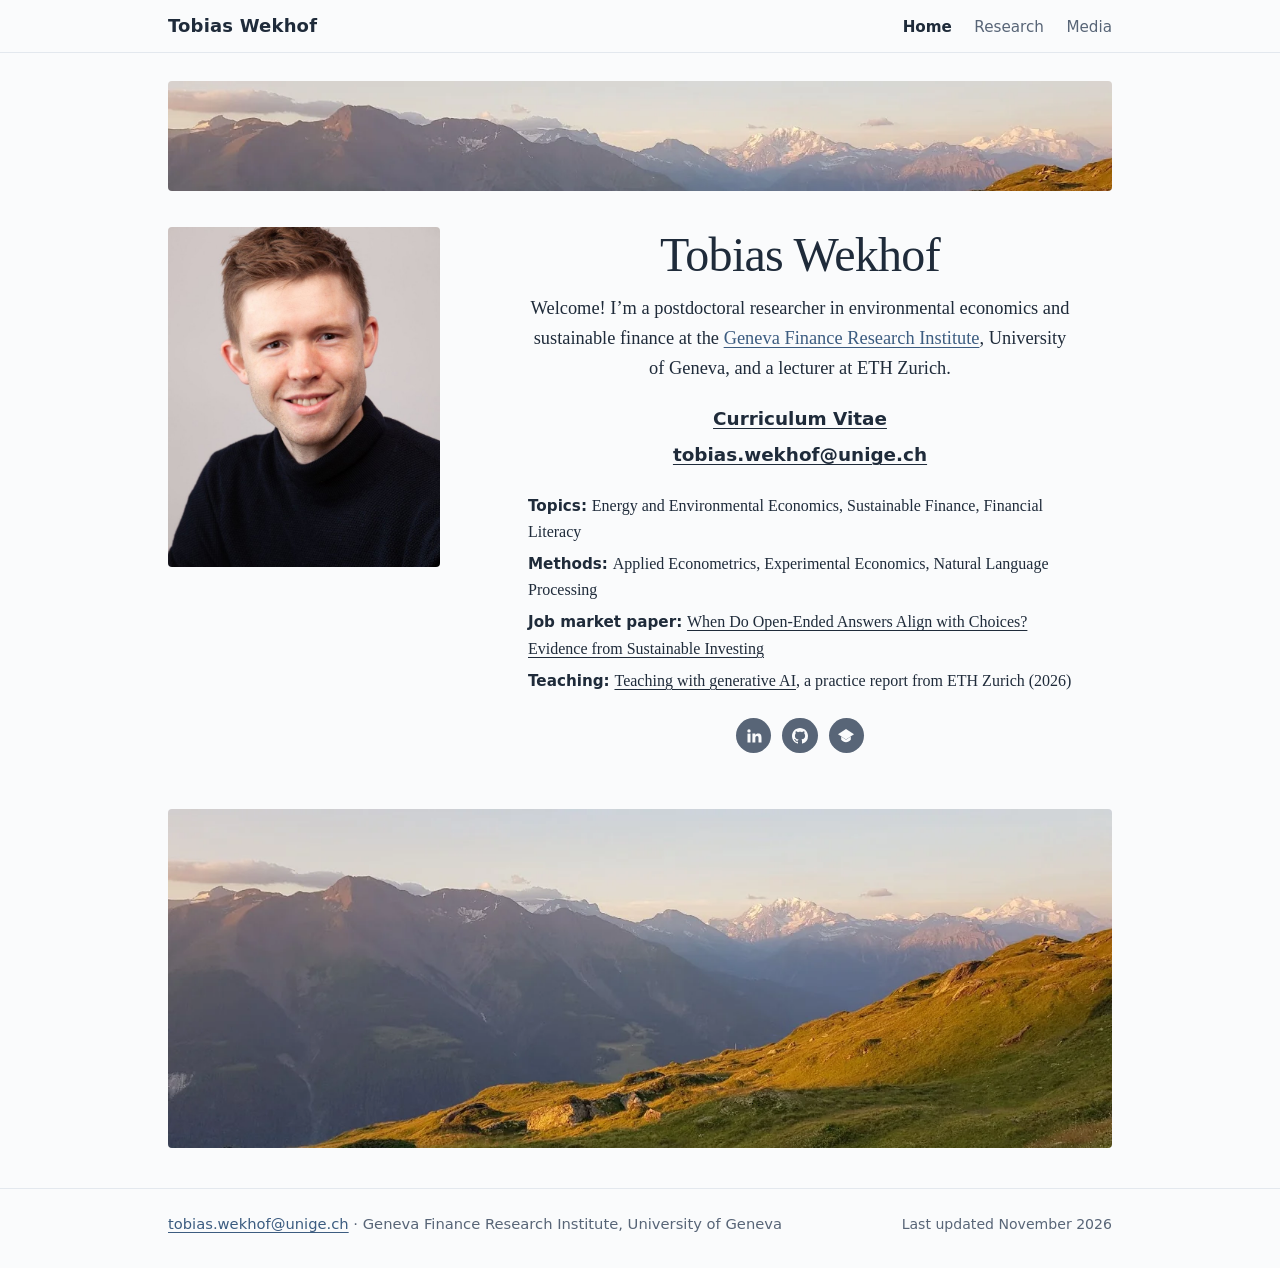
<file: index.html>
<!doctype html>
<html lang="en">
<head>
  <meta charset="utf-8">
  <meta name="viewport" content="width=device-width, initial-scale=1">
  <title>Tobias Wekhof PhD, economist</title>
  <meta name="description" content="Tobias Wekhof is an economist at the Geneva Finance Research Institute, University of Geneva, working on energy and environmental economics, sustainable finance and financial literacy.">
  <link rel="canonical" href="https://www.tobiaswekhof.com/">
  <meta property="og:type" content="website">
  <meta property="og:title" content="Tobias Wekhof PhD, economist">
  <meta property="og:description" content="Energy and environmental economics, sustainable finance and financial literacy. Postdoctoral researcher at the University of Geneva and lecturer at ETH Zurich.">
  <meta property="og:url" content="https://www.tobiaswekhof.com/">
  <meta property="og:image" content="https://www.tobiaswekhof.com/files/photo.jpg">
  <link rel="icon" href="data:image/svg+xml,%3Csvg xmlns='http://www.w3.org/2000/svg' viewBox='0 0 64 64'%3E%3Crect width='64' height='64' rx='14' fill='%234b6a8c'/%3E%3Cpath d='M32 12 L60 24.5 L32 37 L4 24.5 Z' fill='%23f3ddd0'/%3E%3Cpath d='M15 32.5 L32 40 L49 32.5 V42 C49 49.5 15 49.5 15 42 Z' fill='%23f3ddd0'/%3E%3Cpath d='M52 28 V43' stroke='%23f3ddd0' stroke-width='3' stroke-linecap='round'/%3E%3Ccircle cx='52' cy='45.5' r='3.2' fill='%23f3ddd0'/%3E%3C/svg%3E">
  <link rel="stylesheet" href="style.css">
  <script type="application/ld+json">
  {
    "@context": "https://schema.org",
    "@type": "Person",
    "name": "Tobias Wekhof",
    "jobTitle": "Postdoctoral Researcher",
    "affiliation": {"@type": "Organization", "name": "Geneva Finance Research Institute, University of Geneva"},
    "alumniOf": {"@type": "CollegeOrUniversity", "name": "ETH Zurich"},
    "email": "mailto:tobias.wekhof@unige.ch",
    "url": "https://www.tobiaswekhof.com/",
    "image": "https://www.tobiaswekhof.com/files/photo.jpg",
    "sameAs": ["https://scholar.google.com/citations?user=Ic3giwcAAAAJ", "https://github.com/twekhof", "https://www.linkedin.com/in/tobiaswekhof/"]
  }
  </script>
</head>
<body>
  <a class="skip" href="#main">Skip to content</a>

  <header class="nav">
    <div class="wrap nav-inner">
      <a class="brand" href="./">Tobias Wekhof</a>
      <nav aria-label="Main">
        <ul>
          <li><a href="./" aria-current="page">Home</a></li>
          <li><a href="research.html">Research</a></li>
          <li><a href="media.html">Media</a></li>
        </ul>
      </nav>
    </div>
  </header>

  <main id="main">
    <div class="wrap banner">
      <img src="files/panorama.webp" alt="Alpine panorama at sunset" width="1280" height="149">
    </div>

    <section class="welcome wrap" aria-label="About">
      <img class="portrait" src="files/portrait.jpg" alt="Portrait of Tobias Wekhof" width="720" height="900">
      <div class="welcome-text">
        <h1>Tobias Wekhof</h1>
        <p class="hello">Welcome! I’m a postdoctoral researcher in environmental economics and sustainable finance at the <a href="https://www.unige.ch/gfri/">Geneva Finance Research Institute</a>, University of Geneva, and a lecturer at ETH Zurich.</p>
        <p class="key-link"><a href="files/CV_Wekhof.pdf" target="_blank" rel="noopener">Curriculum Vitae</a></p>
        <p class="key-link"><a href="mailto:tobias.wekhof@unige.ch">tobias.wekhof@unige.ch</a></p>
        <dl class="facts">
          <div><dt>Topics</dt><dd>Energy and Environmental Economics, Sustainable Finance, Financial Literacy</dd></div>
          <div><dt>Methods</dt><dd>Applied Econometrics, Experimental Economics, Natural Language Processing</dd></div>
          <div><dt>Job market paper</dt><dd><a href="files/Wekhof_JMP.pdf" target="_blank" rel="noopener">When Do Open-Ended Answers Align with Choices? Evidence from Sustainable Investing</a></dd></div>
          <div><dt>Teaching</dt><dd><a href="files/Wekhof_Teaching_with_GenAI.pdf" target="_blank" rel="noopener">Teaching with generative AI</a>, a practice report from ETH Zurich (2026)</dd></div>
        </dl>
        <ul class="social" aria-label="Profiles">
          <li><a href="https://www.linkedin.com/in/tobiaswekhof/" aria-label="LinkedIn" title="LinkedIn"><svg viewBox="0 0 16 16" aria-hidden="true"><rect x="1.5" y="5.6" width="3" height="8.9"/><circle cx="3" cy="2.9" r="1.7"/><path d="M6.4 5.6h2.9v1.25c.42-.78 1.42-1.45 2.85-1.45 2.97 0 3.35 1.95 3.35 4.4v4.7h-3V10.4c0-1.06-.03-2.38-1.47-2.38-1.47 0-1.68 1.13-1.68 2.3v4.18h-2.95z"/></svg></a></li>
          <li><a href="https://github.com/twekhof" aria-label="GitHub" title="GitHub"><svg viewBox="0 0 16 16" aria-hidden="true"><path d="M8 0C3.58 0 0 3.58 0 8c0 3.54 2.29 6.53 5.47 7.59.4.07.55-.17.55-.38 0-.19-.01-.82-.01-1.49-2.01.37-2.53-.49-2.69-.94-.09-.23-.48-.94-.82-1.13-.28-.15-.68-.52-.01-.53.63-.01 1.08.58 1.23.82.72 1.21 1.87.87 2.33.66.07-.52.28-.87.51-1.07-1.78-.2-3.64-.89-3.64-3.95 0-.87.31-1.59.82-2.15-.08-.2-.36-1.02.08-2.12 0 0 .67-.21 2.2.82.64-.18 1.32-.27 2-.27.68 0 1.36.09 2 .27 1.53-1.04 2.2-.82 2.2-.82.44 1.1.16 1.92.08 2.12.51.56.82 1.27.82 2.15 0 3.07-1.87 3.75-3.65 3.95.29.25.54.73.54 1.48 0 1.07-.01 1.93-.01 2.2 0 .21.15.46.55.38A8.01 8.01 0 0 0 16 8c0-4.42-3.58-8-8-8z"/></svg></a></li>
          <li><a href="https://scholar.google.com/citations?user=Ic3giwcAAAAJ" aria-label="Google Scholar" title="Google Scholar"><svg viewBox="0 0 16 16" aria-hidden="true"><path d="M8 1 0 6.2l8 5.2 8-5.2z"/><path d="M3.2 8.6v3.1C4.5 13.2 6.2 14.2 8 14.2s3.5-1 4.8-2.5V8.6L8 11.7z"/></svg></a></li>
        </ul>
      </div>
    </section>
  </main>

  <div class="wrap scenery">
    <img src="files/mountains.webp" alt="" width="1280" height="460" loading="lazy">
  </div>

  <footer class="footer">
    <div class="wrap footer-inner">
      <p><a href="mailto:tobias.wekhof@unige.ch">tobias.wekhof@unige.ch</a> · Geneva Finance Research Institute, University of Geneva</p>
      <p class="updated">Last updated November 2026</p>
    </div>
  </footer>
</body>
</html>
</file>
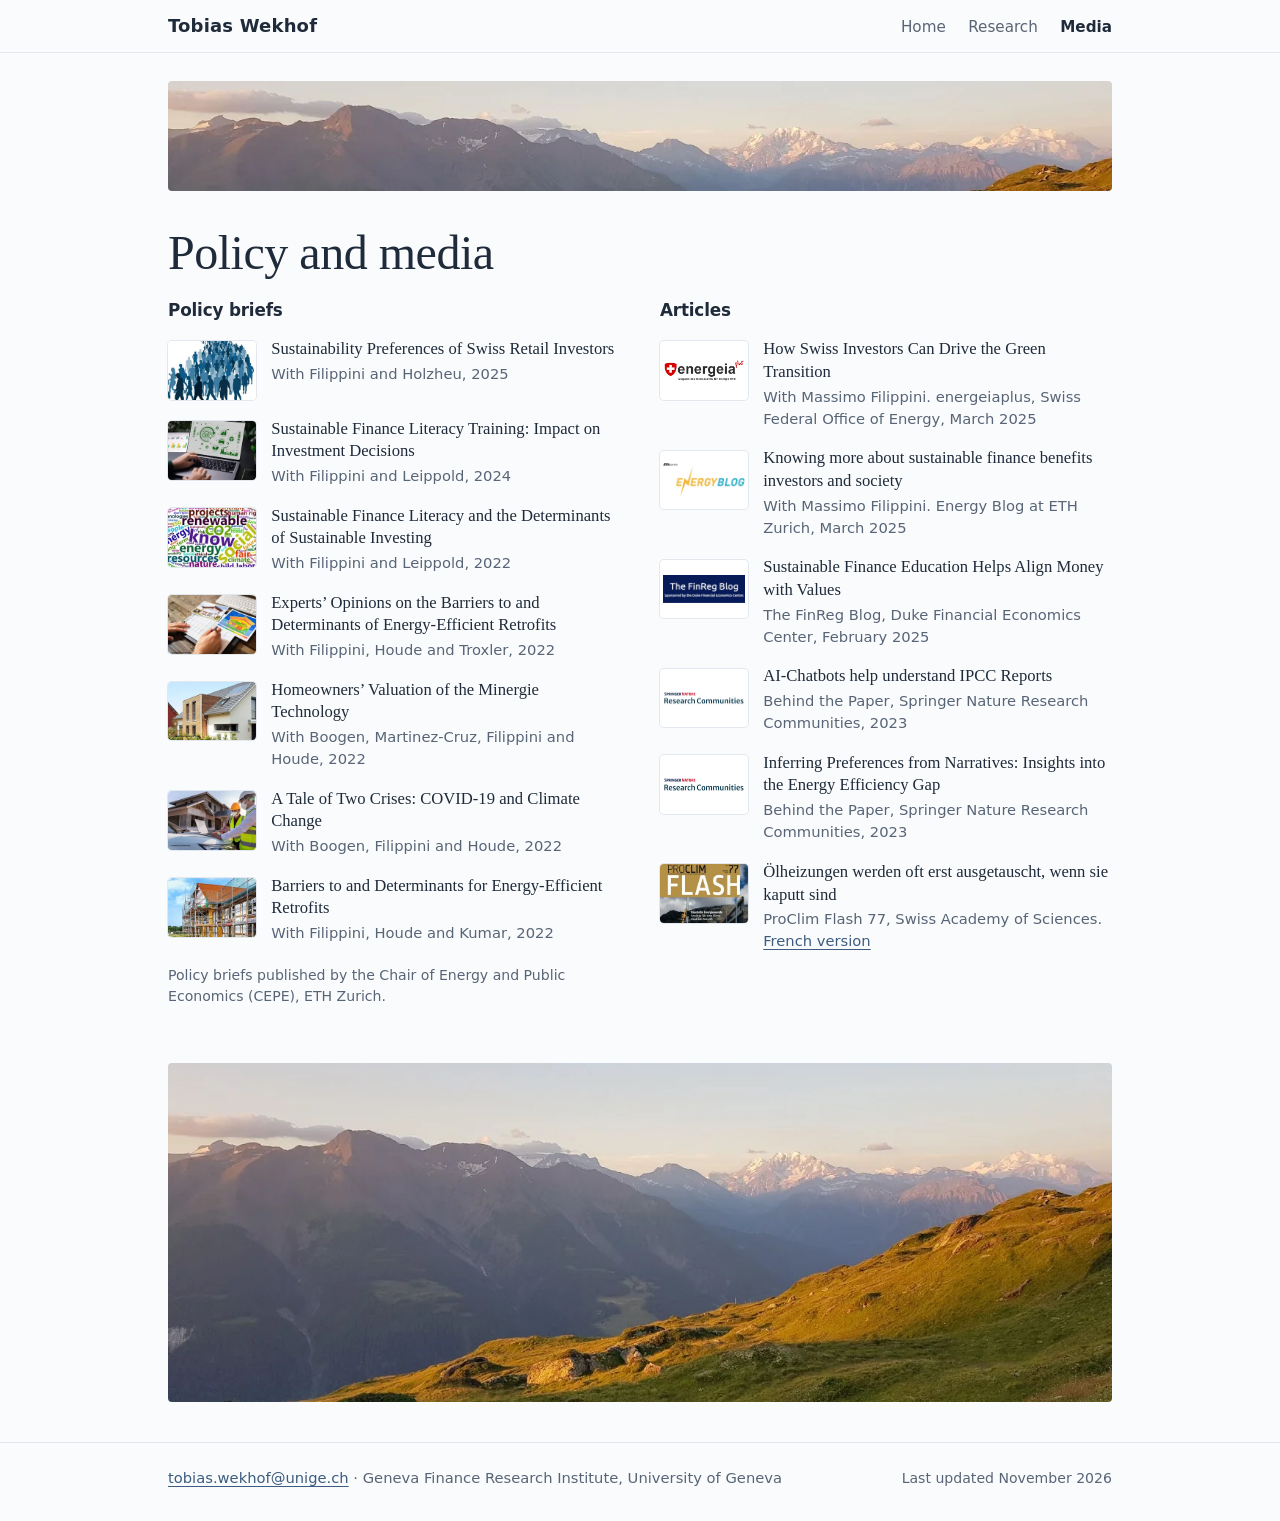
<file: media.html>
<!doctype html>
<html lang="en">
<head>
  <meta charset="utf-8">
  <meta name="viewport" content="width=device-width, initial-scale=1">
  <title>Policy and media · Tobias Wekhof</title>
  <meta name="description" content="Policy briefs and articles by Tobias Wekhof on sustainable finance, financial literacy and energy-efficient renovations.">
  <link rel="canonical" href="https://www.tobiaswekhof.com/media.html">
  <link rel="icon" href="data:image/svg+xml,%3Csvg xmlns='http://www.w3.org/2000/svg' viewBox='0 0 64 64'%3E%3Crect width='64' height='64' rx='14' fill='%234b6a8c'/%3E%3Cpath d='M32 12 L60 24.5 L32 37 L4 24.5 Z' fill='%23f3ddd0'/%3E%3Cpath d='M15 32.5 L32 40 L49 32.5 V42 C49 49.5 15 49.5 15 42 Z' fill='%23f3ddd0'/%3E%3Cpath d='M52 28 V43' stroke='%23f3ddd0' stroke-width='3' stroke-linecap='round'/%3E%3Ccircle cx='52' cy='45.5' r='3.2' fill='%23f3ddd0'/%3E%3C/svg%3E">
  <link rel="stylesheet" href="style.css">
</head>
<body>
  <a class="skip" href="#main">Skip to content</a>

  <header class="nav">
    <div class="wrap nav-inner">
      <a class="brand" href="./">Tobias Wekhof</a>
      <nav aria-label="Main">
        <ul>
          <li><a href="./">Home</a></li>
          <li><a href="research.html">Research</a></li>
          <li><a href="media.html" aria-current="page">Media</a></li>
        </ul>
      </nav>
    </div>
  </header>

  <main id="main" class="wrap page">
    <div class="banner">
      <img src="files/panorama.webp" alt="Alpine panorama at sunset" width="1280" height="149">
    </div>

    <h1 class="page-title">Policy and media</h1>
    <div class="two-col">
      <div>
        <h2 class="list-head">Policy briefs</h2>
        <ol class="entries compact media">
          <li class="s-fin"><a class="thumb" href="https://ethz.ch/content/dam/ethz/special-interest/mtec/cepe/energy-and-public-econ-dam/documents/PolicyBriefs/bfe_sustfin_wp1_policy_brief.pdf" tabindex="-1" aria-hidden="true" target="_blank" rel="noopener"><img src="files/media/brief-sustainability-preferences.webp" alt="" width="240" height="160" loading="lazy"></a><div><a class="title" href="https://ethz.ch/content/dam/ethz/special-interest/mtec/cepe/energy-and-public-econ-dam/documents/PolicyBriefs/bfe_sustfin_wp1_policy_brief.pdf" target="_blank" rel="noopener">Sustainability Preferences of Swiss Retail Investors</a><span class="meta">With Filippini and Holzheu, 2025</span></div></li>
          <li class="s-fin"><a class="thumb" href="https://twekhof.github.io/website_docs/SFL_RCT_policy_brief_301024.pdf" tabindex="-1" aria-hidden="true" target="_blank" rel="noopener"><img src="files/media/brief-sfl-training.webp" alt="" width="240" height="160" loading="lazy"></a><div><a class="title" href="https://twekhof.github.io/website_docs/SFL_RCT_policy_brief_301024.pdf" target="_blank" rel="noopener">Sustainable Finance Literacy Training: Impact on Investment Decisions</a><span class="meta">With Filippini and Leippold, 2024</span></div></li>
          <li class="s-fin"><a class="thumb" href="https://ethz.ch/content/dam/ethz/special-interest/mtec/cepe/energy-and-public-econ-dam/documents/PolicyBriefs/ETH_CEPE_UZH_Policy_Brief_SFL_25_11_22.pdf" tabindex="-1" aria-hidden="true" target="_blank" rel="noopener"><img src="files/media/brief-sfl-determinants.webp" alt="" width="240" height="160" loading="lazy"></a><div><a class="title" href="https://ethz.ch/content/dam/ethz/special-interest/mtec/cepe/energy-and-public-econ-dam/documents/PolicyBriefs/ETH_CEPE_UZH_Policy_Brief_SFL_25_11_22.pdf" target="_blank" rel="noopener">Sustainable Finance Literacy and the Determinants of Sustainable Investing</a><span class="meta">With Filippini and Leippold, 2022</span></div></li>
          <li class="s-energy"><a class="thumb" href="https://ethz.ch/content/dam/ethz/special-interest/mtec/cepe/energy-and-public-econ-dam/documents/PolicyBriefs/ETH_CEPE_Policy_Brief_GEAK_retrofits_10_11_22.pdf" tabindex="-1" aria-hidden="true" target="_blank" rel="noopener"><img src="files/media/brief-experts-retrofits.webp" alt="" width="240" height="160" loading="lazy"></a><div><a class="title" href="https://ethz.ch/content/dam/ethz/special-interest/mtec/cepe/energy-and-public-econ-dam/documents/PolicyBriefs/ETH_CEPE_Policy_Brief_GEAK_retrofits_10_11_22.pdf" target="_blank" rel="noopener">Experts’ Opinions on the Barriers to and Determinants of Energy-Efficient Retrofits</a><span class="meta">With Filippini, Houde and Troxler, 2022</span></div></li>
          <li class="s-energy"><a class="thumb" href="https://ethz.ch/content/dam/ethz/special-interest/mtec/cepe/energy-and-public-econ-dam/documents/PolicyBriefs/ETH_CEPE_Policy_Brief_minergie_demand_03_11_22.pdf" tabindex="-1" aria-hidden="true" target="_blank" rel="noopener"><img src="files/media/brief-minergie.webp" alt="" width="240" height="160" loading="lazy"></a><div><a class="title" href="https://ethz.ch/content/dam/ethz/special-interest/mtec/cepe/energy-and-public-econ-dam/documents/PolicyBriefs/ETH_CEPE_Policy_Brief_minergie_demand_03_11_22.pdf" target="_blank" rel="noopener">Homeowners’ Valuation of the Minergie Technology</a><span class="meta">With Boogen, Martinez-Cruz, Filippini and Houde, 2022</span></div></li>
          <li class="s-energy"><a class="thumb" href="https://ethz.ch/content/dam/ethz/special-interest/mtec/cepe/energy-and-public-econ-dam/documents/PolicyBriefs/ETH_CEPE_Policy_Brief_covid_retrofits_0_11_22.pdf" tabindex="-1" aria-hidden="true" target="_blank" rel="noopener"><img src="files/media/brief-two-crises.webp" alt="" width="240" height="160" loading="lazy"></a><div><a class="title" href="https://ethz.ch/content/dam/ethz/special-interest/mtec/cepe/energy-and-public-econ-dam/documents/PolicyBriefs/ETH_CEPE_Policy_Brief_covid_retrofits_0_11_22.pdf" target="_blank" rel="noopener">A Tale of Two Crises: COVID-19 and Climate Change</a><span class="meta">With Boogen, Filippini and Houde, 2022</span></div></li>
          <li class="s-energy"><a class="thumb" href="https://ethz.ch/content/dam/ethz/special-interest/mtec/cepe/energy-and-public-econ-dam/documents/PolicyBriefs/ETH_CEPE_Policy_Brief_determinants_retrofits_03_11_22.pdf" tabindex="-1" aria-hidden="true" target="_blank" rel="noopener"><img src="files/media/brief-retrofit-barriers.webp" alt="" width="240" height="160" loading="lazy"></a><div><a class="title" href="https://ethz.ch/content/dam/ethz/special-interest/mtec/cepe/energy-and-public-econ-dam/documents/PolicyBriefs/ETH_CEPE_Policy_Brief_determinants_retrofits_03_11_22.pdf" target="_blank" rel="noopener">Barriers to and Determinants for Energy-Efficient Retrofits</a><span class="meta">With Filippini, Houde and Kumar, 2022</span></div></li>
        </ol>
        <p class="note">Policy briefs published by the Chair of Energy and Public Economics (CEPE), ETH Zurich.</p>
      </div>
      <div>
        <h2 class="list-head">Articles</h2>
        <ol class="entries compact media">
          <li class="s-fin"><a class="thumb logo" href="https://energeiaplus.com/2025/03/28/how-swiss-investors-can-drive-the-green-transition/" tabindex="-1" aria-hidden="true"><img src="files/media/energeiaplus.webp" alt="" width="313" height="87" loading="lazy"></a><div><a class="title" href="https://energeiaplus.com/2025/03/28/how-swiss-investors-can-drive-the-green-transition/">How Swiss Investors Can Drive the Green Transition</a><span class="meta">With Massimo Filippini. energeiaplus, Swiss Federal Office of Energy, March 2025</span></div></li>
          <li class="s-fin"><a class="thumb logo" href="https://blogs.ethz.ch/energy/sustainable-finance/" tabindex="-1" aria-hidden="true"><img src="files/media/eth-energy-blog.webp" alt="" width="360" height="145" loading="lazy"></a><div><a class="title" href="https://blogs.ethz.ch/energy/sustainable-finance/">Knowing more about sustainable finance benefits investors and society</a><span class="meta">With Massimo Filippini. Energy Blog at ETH Zurich, March 2025</span></div></li>
          <li class="s-fin"><a class="thumb logo" href="https://sites.duke.edu/thefinregblog/2025/02/04/sustainable-finance-education-helps-align-money-with-values/" tabindex="-1" aria-hidden="true"><img src="files/media/finreg-blog.webp" alt="" width="360" height="126" loading="lazy"></a><div><a class="title" href="https://sites.duke.edu/thefinregblog/2025/02/04/sustainable-finance-education-helps-align-money-with-values/">Sustainable Finance Education Helps Align Money with Values</a><span class="meta">The FinReg Blog, Duke Financial Economics Center, February 2025</span></div></li>
          <li class="s-text"><a class="thumb logo" href="https://go.nature.com/3GKSkMQ" tabindex="-1" aria-hidden="true"><img src="files/media/springer-nature-communities.webp" alt="" width="327" height="57" loading="lazy"></a><div><a class="title" href="https://go.nature.com/3GKSkMQ">AI-Chatbots help understand IPCC Reports</a><span class="meta">Behind the Paper, Springer Nature Research Communities, 2023</span></div></li>
          <li class="s-energy"><a class="thumb logo" href="https://communities.springernature.com/posts/inferring-preferences-from-narratives-insights-into-the-energy-efficiency-gap" tabindex="-1" aria-hidden="true"><img src="files/media/springer-nature-communities.webp" alt="" width="327" height="57" loading="lazy"></a><div><a class="title" href="https://communities.springernature.com/posts/inferring-preferences-from-narratives-insights-into-the-energy-efficiency-gap">Inferring Preferences from Narratives: Insights into the Energy Efficiency Gap</a><span class="meta">Behind the Paper, Springer Nature Research Communities, 2023</span></div></li>
          <li class="s-energy"><a class="thumb" href="https://proclim.scnat.ch/de/id/B8PKb" tabindex="-1" aria-hidden="true"><img src="files/media/proclim-flash-77.webp" alt="" width="240" height="160" loading="lazy"></a><div><a class="title" href="https://proclim.scnat.ch/de/id/B8PKb">Ölheizungen werden oft erst ausgetauscht, wenn sie kaputt sind</a><span class="meta">ProClim Flash 77, Swiss Academy of Sciences. <a href="https://proclim.scnat.ch/fr/id/B8PKb">French version</a></span></div></li>
        </ol>
      </div>
    </div>
  </main>

  <div class="wrap scenery">
    <img src="files/mountains.webp" alt="" width="1280" height="460" loading="lazy">
  </div>

  <footer class="footer">
    <div class="wrap footer-inner">
      <p><a href="mailto:tobias.wekhof@unige.ch">tobias.wekhof@unige.ch</a> · Geneva Finance Research Institute, University of Geneva</p>
      <p class="updated">Last updated November 2026</p>
    </div>
  </footer>
</body>
</html>
</file>
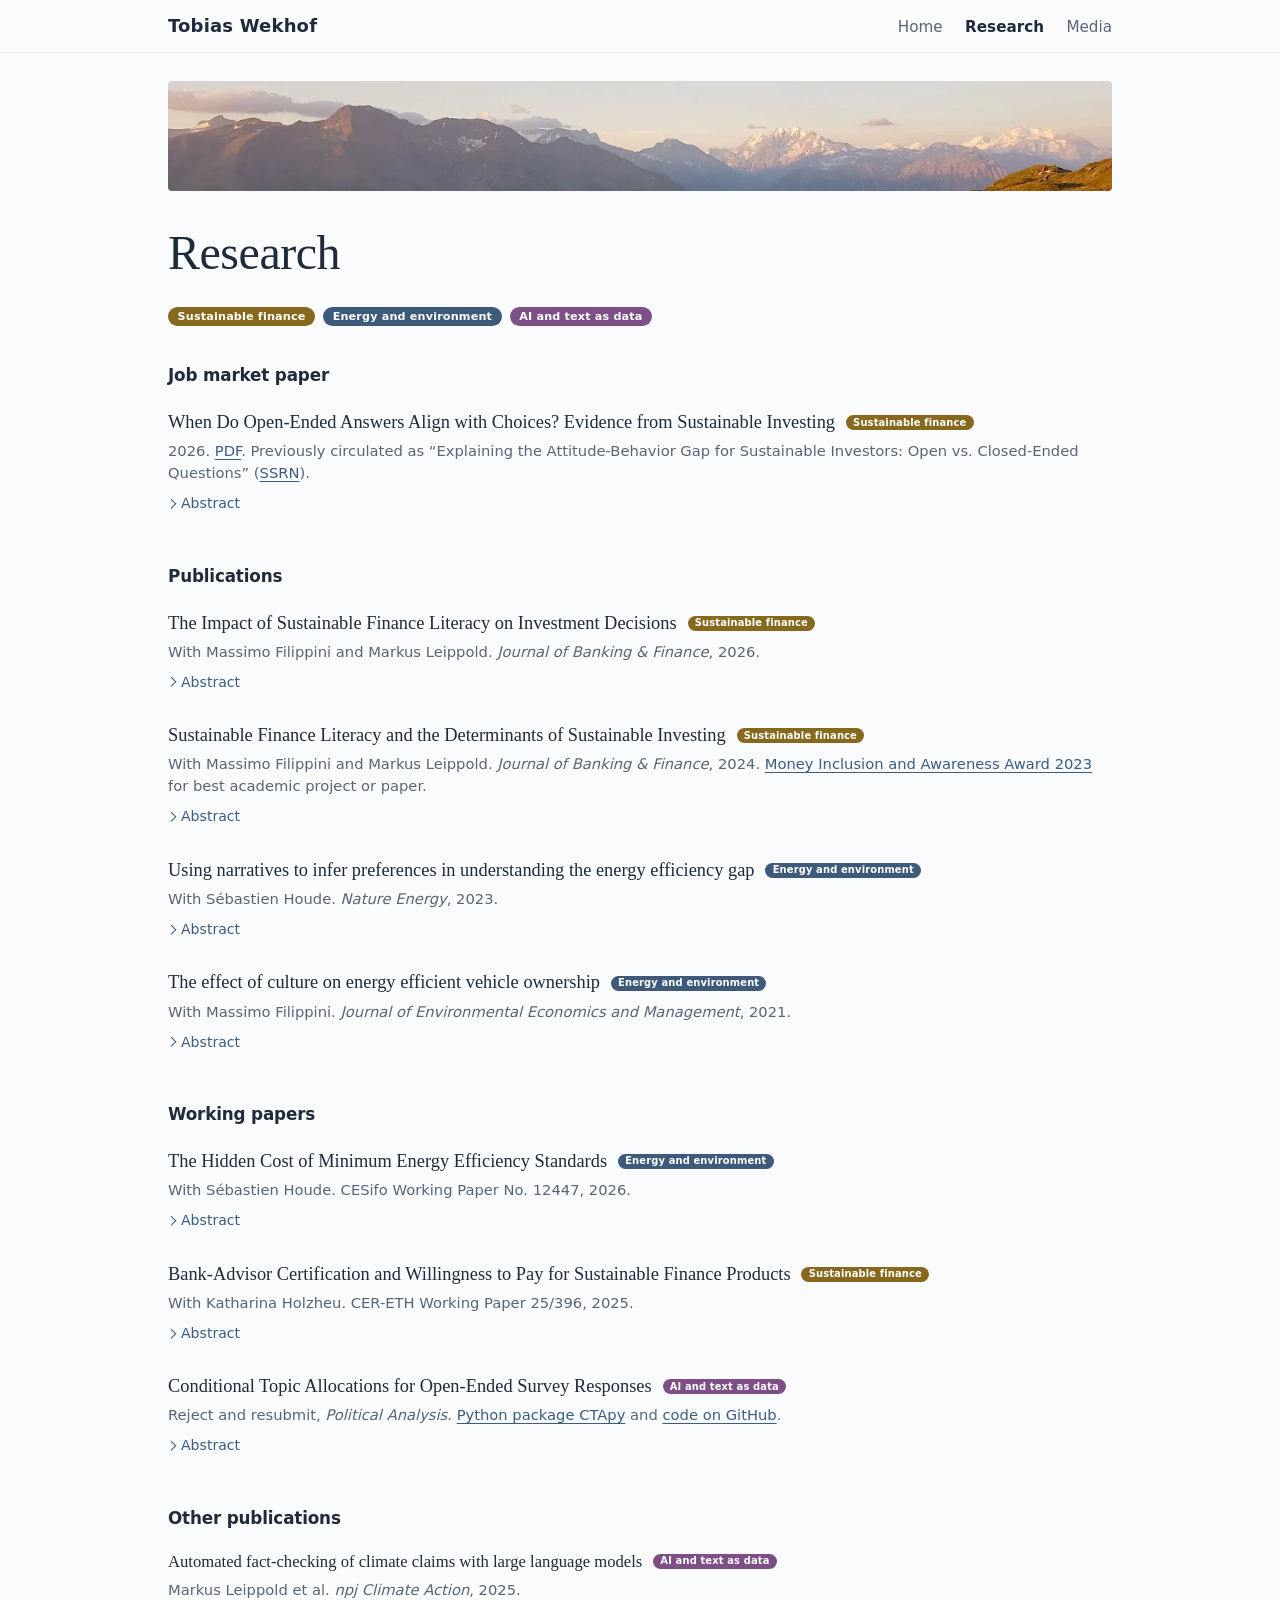
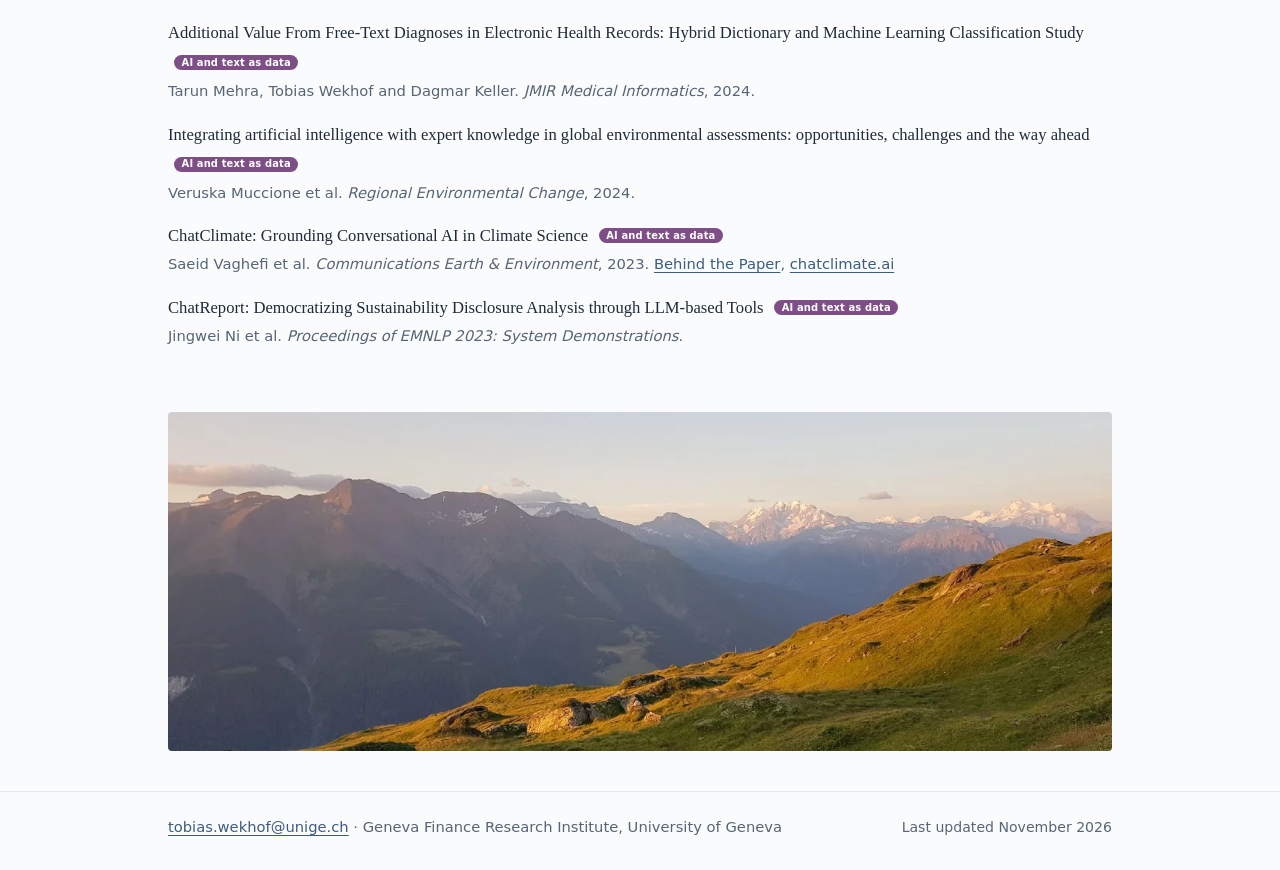
<file: research.html>
<!doctype html>
<html lang="en">
<head>
  <meta charset="utf-8">
  <meta name="viewport" content="width=device-width, initial-scale=1">
  <title>Research · Tobias Wekhof</title>
  <meta name="description" content="Research by Tobias Wekhof: sustainable finance and household decisions, energy and environmental policy, and AI and text as data.">
  <link rel="canonical" href="https://www.tobiaswekhof.com/research.html">
  <link rel="icon" href="data:image/svg+xml,%3Csvg xmlns='http://www.w3.org/2000/svg' viewBox='0 0 64 64'%3E%3Crect width='64' height='64' rx='14' fill='%234b6a8c'/%3E%3Cpath d='M32 12 L60 24.5 L32 37 L4 24.5 Z' fill='%23f3ddd0'/%3E%3Cpath d='M15 32.5 L32 40 L49 32.5 V42 C49 49.5 15 49.5 15 42 Z' fill='%23f3ddd0'/%3E%3Cpath d='M52 28 V43' stroke='%23f3ddd0' stroke-width='3' stroke-linecap='round'/%3E%3Ccircle cx='52' cy='45.5' r='3.2' fill='%23f3ddd0'/%3E%3C/svg%3E">
  <link rel="stylesheet" href="style.css">
</head>
<body>
  <a class="skip" href="#main">Skip to content</a>

  <header class="nav">
    <div class="wrap nav-inner">
      <a class="brand" href="./">Tobias Wekhof</a>
      <nav aria-label="Main">
        <ul>
          <li><a href="./">Home</a></li>
          <li><a href="research.html" aria-current="page">Research</a></li>
          <li><a href="media.html">Media</a></li>
        </ul>
      </nav>
    </div>
  </header>

  <main id="main" class="wrap page">
    <div class="banner">
      <img src="files/panorama.webp" alt="Alpine panorama at sunset" width="1280" height="149">
    </div>

    <h1 class="page-title">Research</h1>

    <ul class="legend" aria-label="Research areas; each paper carries the label of its area">
      <li class="s-fin"><span class="tag">Sustainable finance</span></li>
      <li class="s-energy"><span class="tag">Energy and environment</span></li>
      <li class="s-text"><span class="tag">AI and text as data</span></li>
    </ul>

    <h2 class="list-head" id="jmp">Job market paper</h2>
    <ol class="entries">
      <li class="s-fin">
        <a class="title" href="files/Wekhof_JMP.pdf" target="_blank" rel="noopener">When Do Open-Ended Answers Align with Choices? Evidence from Sustainable Investing</a> <span class="tag">Sustainable finance</span>
        <span class="meta">2026. <a href="files/Wekhof_JMP.pdf" target="_blank" rel="noopener">PDF</a>. Previously circulated as “Explaining the Attitude-Behavior Gap for Sustainable Investors: Open vs. Closed-Ended Questions” (<a href="https://papers.ssrn.com/sol3/papers.cfm?abstract_id=4838449">SSRN</a>).</span>
        <details class="abs">
          <summary>Abstract</summary>
          <p>Financial advisers are increasingly required to ask clients about their sustainability preferences, often with a checklist. Ticking a box costs less effort than writing, but an unticked box is a clearer “no” than an empty text field. In a randomized survey of 3,059 Swiss retail investors, moving from written answers to a checklist raises the share who choose against a stated concern about fees from 40% to 51%, but lowers it for sustainability from 16% to 10%. A structural model traces both effects mainly to the low salience of fees, and three other surveys show the same pattern.</p>
        </details>
      </li>
    </ol>

    <h2 class="list-head">Publications</h2>
    <ol class="entries">
      <li class="s-fin">
        <a class="title" href="https://doi.org/10.1016/j.jbankfin.2026.107687">The Impact of Sustainable Finance Literacy on Investment Decisions</a> <span class="tag">Sustainable finance</span>
        <span class="meta">With Massimo Filippini and Markus Leippold. <em>Journal of Banking &amp; Finance</em>, 2026.</span>
        <details class="abs">
          <summary>Abstract</summary>
          <p>This paper examines the effects of an educational program on Sustainable Finance Literacy (SFL) and its influence on sustainable investment decisions. Through a randomized controlled trial and an incentivized choice experiment, we found that our SFL program significantly improves literacy. The program also increased the probability of investing in a highly sustainable fund by 6 percentage points on the extensive margin and decreased allocations between 3.2% and 2.7% for the less sustainable funds on the intensive margin. Among participants who already held pro-sustainability attitudes, the treatment additionally led to more investments in the highly sustainable fund on the intensive margin. Higher SFL further led to more critical sustainability assessments of mid-tier funds and reduced tendencies to chase past high returns.</p>
          <p class="extra">Coverage: <a href="https://www.df.uzh.ch/en/news-events/news/2024/isf-sustainable-finance-literacy.html">University of Zurich</a></p>
        </details>
      </li>
      <li class="s-fin">
        <a class="title" href="https://doi.org/10.1016/j.jbankfin.2024.107167">Sustainable Finance Literacy and the Determinants of Sustainable Investing</a> <span class="tag">Sustainable finance</span>
        <span class="meta">With Massimo Filippini and Markus Leippold. <em>Journal of Banking &amp; Finance</em>, 2024. <a href="https://maiawards.org/winners-2023/">Money Inclusion and Awareness Award 2023</a> for best academic project or paper.</span>
        <details class="abs">
          <summary>Abstract</summary>
          <p>In this paper, we survey a large sample of Swiss households to measure sustainable finance literacy, which we define as the knowledge and skill of identifying and assessing financial products according to their reported sustainability-related characteristics. To this end, we use multiple-choice questions. Furthermore, we measure Swiss private investors’ level of awareness about sustainable financial products using open-ended questions. We find that Swiss households, which are generally highly financially literate by international standards, exhibit low levels of sustainable financial literacy compared to the current working definitions of sustainable finance. Moreover, despite its low level, knowledge about sustainable finance is a significant factor in the reported ownership of sustainable products. The empirical results also show a relatively low level of awareness. Generally, these empirical findings suggest a need to create transparent regulatory standards and strengthen information campaigns about sustainable financial products.</p>
          <p class="extra">Coverage: <a href="https://www.nzz.ch/finanzen/greenwashing-die-meisten-privatanleger-sind-esg-analphabeten-ld.1668238">NZZ</a></p>
        </details>
      </li>
      <li class="s-energy">
        <a class="title" href="https://www.nature.com/articles/s41560-023-01303-x">Using narratives to infer preferences in understanding the energy efficiency gap</a> <span class="tag">Energy and environment</span>
        <span class="meta">With Sébastien Houde. <em>Nature Energy</em>, 2023.</span>
        <details class="abs">
          <summary>Abstract</summary>
          <p>Investing in energy efficiency is crucial for a low-carbon economy, particularly in the building sector. Despite various subsidy programs, meeting energy targets is challenging because households do not invest sufficiently. Here we study homeowners’ low levels of energy efficiency retrofits. We use narratives, an emerging method based on open-ended survey responses, to identify the barriers and determinants behind renovation decisions. Using Natural Language Processing, we transform narratives into quantifiable metrics. While financial considerations are a major barrier, homeowners’ main reasons for renovating are unrelated to energy savings. Most homeowners delay energy-saving investments until their buildings require renovations. Co-benefits like environmental concerns and comfort gains are equally or more important than financial motivations. Many homeowners are unaware of existing policies and would favor reducing the bureaucracy of retrofits. Subsidies, while popular, are likely to be mistargeted. Effective policies should also consider institutional factors such as bureaucratic burden and accessibility of information.</p>
          <p class="extra">Coverage: <a href="https://doi.org/10.1038/s41560-023-01328-2">Nature Energy News &amp; Views</a>, <a href="https://communities.springernature.com/posts/inferring-preferences-from-narratives-insights-into-the-energy-efficiency-gap">Behind the Paper</a>, <a href="https://proclim.scnat.ch/de/id/B8PKb">Swiss Academy of Sciences</a></p>
        </details>
      </li>
      <li class="s-energy">
        <a class="title" href="https://doi.org/10.1016/j.jeem.2020.102400">The effect of culture on energy efficient vehicle ownership</a> <span class="tag">Energy and environment</span>
        <span class="meta">With Massimo Filippini. <em>Journal of Environmental Economics and Management</em>, 2021.</span>
        <details class="abs">
          <summary>Abstract</summary>
          <p>We provide an empirical analysis on the relation between culture and revealed environmental preferences. Switzerland’s citizens share the same set of institutions but belong to multiple population groups, which differ by culture and language across distinct geographical locations. This unique setting allows us to disentangle the effect of culture on individual consumer preferences from institutional characteristics. We analyze the effect of culture on energy efficient vehicle registration, using municipality level data and applying a spatial fuzzy Regression Discontinuity Design at the internal French/German language border. Our results indicate that French-speaking municipalities have a 3 to 6 percentage points higher share of energy efficient vehicles, compared to their German-speaking counterparts. These findings suggest that French-speakers place a higher value on the environment, which may be due to their higher sense of collectivism and altruism.</p>
        </details>
      </li>
    </ol>

    <h2 class="list-head">Working papers</h2>
    <ol class="entries">
      <li class="s-energy">
        <a class="title" href="https://hdl.handle.net/10419/338411">The Hidden Cost of Minimum Energy Efficiency Standards</a> <span class="tag">Energy and environment</span>
        <span class="meta">With Sébastien Houde. CESifo Working Paper No. 12447, 2026.</span>
        <details class="abs">
          <summary>Abstract</summary>
          <p>Minimum standard regulations for durables have long been suspected of having hidden costs: quality improvements in the regulated dimension reduce quality in other dimensions. We substantiate this claim for the U.S. clothes washer market, which has become a notorious example of the hidden cost phenomenon due to a 2004 energy efficiency requirement. We find that overall quality increased from 2001 to 2011, and these gains were primarily driven by improvements in energy efficiency. Quality in the non-energy dimensions declined or remained constant after the major standard change. These hidden costs were, however, compensated by energy-efficiency improvements.</p>
        </details>
      </li>
      <li class="s-fin">
        <a class="title" href="https://doi.org/10.3929/ethz-b-000714193">Bank-Advisor Certification and Willingness to Pay for Sustainable Finance Products</a> <span class="tag">Sustainable finance</span>
        <span class="meta">With Katharina Holzheu. CER-ETH Working Paper 25/396, 2025.</span>
        <details class="abs">
          <summary>Abstract</summary>
          <p>We examine Swiss retail investors’ willingness to pay (WTP) for sustainable finance products and the influence of bank advisor certification. In a hypothetical choice experiment with a randomized controlled trial (RCT), we assigned participants to either a priming treatment with a bank advisor certified in sustainable investing or a control group. We found a WTP between 1 and 1.5 percentage points of annual return for sustainable mutual funds, especially among financially literate investors. The presence of a certified green finance advisor further increased WTP between 0.2 and 0.8 percentage points, particularly for investors with low financial literacy.</p>
        </details>
      </li>
      <li class="s-text">
        <a class="title" href="https://papers.ssrn.com/sol3/papers.cfm?abstract_id=4190308">Conditional Topic Allocations for Open-Ended Survey Responses</a> <span class="tag">AI and text as data</span>
        <span class="meta">Reject and resubmit, <em>Political Analysis</em>. <a href="https://pypi.org/project/CTApy/">Python package CTApy</a> and <a href="https://github.com/twekhof/CTA">code on GitHub</a>.</span>
        <details class="abs">
          <summary>Abstract</summary>
          <p>We introduce the “Conditional Topic Allocation” (CTA), a data-driven text analysis method that identifies topics by conditioning them on observable variables. This approach is particularly valuable when analyzing small-scale text data combined with numerical variables, as in surveys. Researchers can use CTA to extract topics from open-ended text answers that explain respondent characteristics. We have applied this new method to two survey experiments and one classical survey, identifying topics by conditioning the responses on priming treatments or political affiliation. CTA is available as a software package for Python, CTApy.</p>
        </details>
      </li>
    </ol>

    <h2 class="list-head">Other publications</h2>
    <ol class="entries compact">
      <li class="s-text">
        <a class="title" href="https://doi.org/10.1038/s44168-025-00215-8">Automated fact-checking of climate claims with large language models</a> <span class="tag">AI and text as data</span>
        <span class="meta">Markus Leippold et al. <em>npj Climate Action</em>, 2025.</span>
      </li>
      <li class="s-text">
        <a class="title" href="https://doi.org/10.2196/49007">Additional Value From Free-Text Diagnoses in Electronic Health Records: Hybrid Dictionary and Machine Learning Classification Study</a> <span class="tag">AI and text as data</span>
        <span class="meta">Tarun Mehra, Tobias Wekhof and Dagmar Keller. <em>JMIR Medical Informatics</em>, 2024.</span>
      </li>
      <li class="s-text">
        <a class="title" href="https://doi.org/10.1007/s10113-024-02283-8">Integrating artificial intelligence with expert knowledge in global environmental assessments: opportunities, challenges and the way ahead</a> <span class="tag">AI and text as data</span>
        <span class="meta">Veruska Muccione et al. <em>Regional Environmental Change</em>, 2024.</span>
      </li>
      <li class="s-text">
        <a class="title" href="https://doi.org/10.1038/s43247-023-01084-x">ChatClimate: Grounding Conversational AI in Climate Science</a> <span class="tag">AI and text as data</span>
        <span class="meta">Saeid Vaghefi et al. <em>Communications Earth &amp; Environment</em>, 2023. <a href="https://go.nature.com/3GKSkMQ">Behind the Paper</a>, <a href="https://www.chatclimate.ai/">chatclimate.ai</a></span>
      </li>
      <li class="s-text">
        <a class="title" href="https://doi.org/10.18653/v1/2023.emnlp-demo.3">ChatReport: Democratizing Sustainability Disclosure Analysis through LLM-based Tools</a> <span class="tag">AI and text as data</span>
        <span class="meta">Jingwei Ni et al. <em>Proceedings of EMNLP 2023: System Demonstrations</em>.</span>
      </li>
    </ol>
  </main>

  <div class="wrap scenery">
    <img src="files/mountains.webp" alt="" width="1280" height="460" loading="lazy">
  </div>

  <footer class="footer">
    <div class="wrap footer-inner">
      <p><a href="mailto:tobias.wekhof@unige.ch">tobias.wekhof@unige.ch</a> · Geneva Finance Research Institute, University of Geneva</p>
      <p class="updated">Last updated November 2026</p>
    </div>
  </footer>
</body>
</html>
</file>
<file: style.css>
/* Tobias Wekhof: personal academic site.
   "Alpine dusk": colours taken from the banner photo; one colour per research area.
   Fonts are system fonts (Sitka on Windows, Iowan/Charter on Apple), so the page makes no third-party requests. */

:root {
  --ink: #1f2b3a;          /* valley shadow: text */
  --muted: #586577;        /* secondary text */
  --snow: #fafbfc;         /* page background */
  --mist: #e3e8ee;         /* quiet lines */
  --sky: #f6e8df;          /* banner sky: highlight background */
  --link: #3c5c80;         /* ridge slate, darker for text contrast */
  --fin: #a8862a;          /* meadow gold: sustainable finance */
  --energy: #4b6a8c;       /* ridge slate: energy and environment */
  --text-ai: #8e6a8e;      /* alpenglow: AI and text as data */
  --fin-strong: #86691d;     /* darker shades for the filled area labels (white text, contrast above 5:1) */
  --energy-strong: #3d5a7b;
  --text-ai-strong: #7d4f86;

  --serif: "Sitka Text", "Iowan Old Style", Charter, "Bitstream Charter", "Palatino Linotype", Georgia, serif;
  --display: "Sitka Banner", "Sitka Heading", "Iowan Old Style", Charter, "Palatino Linotype", Georgia, serif;   /* very large sizes only */
  --heading: "Sitka Heading", "Iowan Old Style", Charter, "Palatino Linotype", Georgia, serif;                  /* section headings */
  --subhead: "Sitka Subheading", "Iowan Old Style", Charter, "Palatino Linotype", Georgia, serif;               /* 18–24 px titles */
  --sans: "Segoe UI Variable Text", "Segoe UI", system-ui, -apple-system, "Helvetica Neue", Arial, sans-serif;
  color-scheme: light dark;
}

@media (prefers-color-scheme: dark) {
  :root {
    --ink: #e8ecf1;
    --muted: #a7b2bf;
    --snow: #151d27;
    --mist: #2a3542;
    --sky: #2a2730;
    --link: #a9c3de;
    --fin: #d4b45c;
    --energy: #8fb0d3;
    --text-ai: #c49dc4;
  }
}

* { box-sizing: border-box; }
html { scroll-padding-top: 4rem; }
@media (prefers-reduced-motion: no-preference) { html { scroll-behavior: smooth; } }

body {
  margin: 0;
  background: var(--snow);
  color: var(--ink);
  font: 1.125rem/1.65 var(--serif);
  -webkit-font-smoothing: antialiased;
  text-rendering: optimizeLegibility;
}

.wrap { max-width: 62rem; margin: 0 auto; padding: 0 1.5rem; }

a { color: var(--link); text-decoration-thickness: 1px; text-underline-offset: 0.18em; }
a:hover { text-decoration-thickness: 2px; }
:focus-visible { outline: 2px solid var(--link); outline-offset: 3px; border-radius: 3px; }

.skip { position: absolute; left: -999px; top: 0.5rem; background: var(--snow); padding: 0.5rem 0.75rem; z-index: 20; font-family: var(--sans); }
.skip:focus { left: 0.5rem; }

/* Navigation */
.nav {
  position: sticky; top: 0; z-index: 10;
  background: color-mix(in srgb, var(--snow) 90%, transparent);
  backdrop-filter: saturate(1.3) blur(10px);
  border-bottom: 1px solid var(--mist);
  font-family: var(--sans);
}
.nav-inner { display: flex; align-items: center; justify-content: space-between; gap: 1rem; min-height: 3.25rem; }
.brand { color: var(--ink); text-decoration: none; font-weight: 600; letter-spacing: 0.01em; }
.nav ul { display: flex; gap: 1.4rem; margin: 0; padding: 0; list-style: none; }
.nav ul a { color: var(--muted); text-decoration: none; font-size: 0.95rem; }
.nav ul a:hover { color: var(--ink); }
.nav ul a[aria-current="page"] { color: var(--ink); font-weight: 600; }

/* Mountains, as on the old Google Site: the thin panorama strip at the top of every page,
   the larger view of the same valley at the bottom, both within the page width */
.banner { margin-top: 1.75rem; }
.banner img { display: block; width: 100%; height: auto; border-radius: 4px; }
.scenery { margin-top: 3.5rem; }
.scenery img { display: block; width: 100%; height: auto; aspect-ratio: 1280 / 460; border-radius: 4px; background: var(--mist); }

h1 {
  font: 400 clamp(2.6rem, 5.2vw, 4rem)/1.02 var(--display);
  letter-spacing: -0.015em; margin: 0 0 0.6rem;
}

/* Home, as on the old Google Site: the photo on the left, a short centred welcome on the right */
.welcome { display: grid; grid-template-columns: 17rem minmax(0, 1fr); gap: 0 3rem; align-items: start; margin-top: 2.25rem; }
.portrait { display: block; width: 17rem; height: auto; aspect-ratio: 4 / 5; object-fit: cover; border-radius: 4px; background: var(--mist); }
.welcome-text { text-align: center; padding-top: 0.25rem; }
.welcome-text h1 { font-size: clamp(2.2rem, 4vw, 3rem); margin: 0; }
.hello { max-width: 34rem; margin: 0.8rem auto 1.3rem; font-size: 1.15rem; }
.key-link { margin: 0.55rem 0; font: 600 1.15rem/1.5 var(--sans); }
.key-link a { color: var(--ink); }
.key-link a:hover { color: var(--link); }
.facts { max-width: 34rem; margin: 1.5rem auto 0; text-align: left; font-size: 1rem; }
.facts > div { margin: 0.35rem 0; }
.facts dt { display: inline; font: 600 0.95rem/1.5 var(--sans); }
.facts dt::after { content: ":"; }
.facts dd { display: inline; margin: 0 0 0 0.3rem; }
.facts a { color: var(--ink); }
.facts a:hover { color: var(--link); }
.social { display: flex; justify-content: center; gap: 0.7rem; margin: 1.5rem 0 0; padding: 0; list-style: none; }
.social a { display: grid; place-items: center; width: 2.2rem; height: 2.2rem; border-radius: 50%; background: var(--muted); color: var(--snow); }
.social a:hover { background: var(--link); }
.social svg { width: 1rem; height: 1rem; fill: currentColor; }


/* Subpages */
.page { padding-top: 0; }
.page .page-title { margin-top: 2.25rem; }
.page-title { font: 400 clamp(2.2rem, 4.4vw, 3rem)/1.1 var(--display); letter-spacing: -0.01em; margin: 0 0 1.25rem; }
h2 { font: 400 2.2rem/1.15 var(--heading); margin: 0 0 1.25rem; letter-spacing: -0.01em; }
.list-head { font: 600 1.05rem/1.3 var(--sans); color: var(--ink); margin: 2.25rem 0 0.5rem; }

/* Research areas: each paper carries a small filled label in its area's colour; the legend shows the same labels */
.s-fin { --strand: var(--fin); --strand-strong: var(--fin-strong); }
.s-energy { --strand: var(--energy); --strand-strong: var(--energy-strong); }
.s-text { --strand: var(--text-ai); --strand-strong: var(--text-ai-strong); }

.tag {
  display: inline-block; margin-left: 0.4rem; padding: 0.02rem 0.45rem 0.05rem; border-radius: 999px;
  background: var(--strand-strong, var(--muted)); color: #fff;
  font: 600 0.62rem/1.4 var(--sans); letter-spacing: 0.015em; white-space: nowrap; vertical-align: 0.25em;
}
@media (prefers-color-scheme: dark) { .tag { background: var(--strand, var(--muted)); color: #121a24; } }

.legend { display: flex; flex-wrap: wrap; gap: 0.5rem; margin: 0; padding: 0; list-style: none; }
.legend .tag { margin-left: 0; font-size: 0.7rem; padding: 0.08rem 0.6rem 0.11rem; vertical-align: baseline; }

/* Paper lists: a thin bar in the area's colour */
.entries { list-style: none; margin: 0; padding: 0; }
.entries > li { position: relative; padding: 0.8rem 0; }
.entries .title { font-size: 1.15rem; line-height: 1.35; color: var(--ink); text-decoration: none; }
.entries.media .title { display: block; }
.entries a.title:hover { color: var(--link); text-decoration: underline; }
.entries .meta { display: block; margin-top: 0.15rem; font: 0.92rem/1.5 var(--sans); color: var(--muted); }
.entries .summary { display: block; margin-top: 0.35rem; max-width: 44rem; }
.entries .extra { display: block; margin-top: 0.3rem; font: 0.88rem/1.5 var(--sans); color: var(--muted); }
/* Abstracts stay folded until the visitor opens them */
.abs { margin-top: 0.2rem; }
.abs summary { display: inline-flex; align-items: center; gap: 0.35rem; cursor: pointer; list-style: none; font: 0.88rem/1.5 var(--sans); color: var(--link); }
.abs summary::-webkit-details-marker { display: none; }
.abs summary::before { content: ""; width: 0.4rem; height: 0.4rem; border-right: 1.5px solid currentColor; border-bottom: 1.5px solid currentColor; transform: rotate(-45deg); transition: transform 0.15s ease; }
.abs[open] summary::before { transform: rotate(45deg); }
.abs summary:hover { text-decoration: underline; }
.abs p { margin: 0.4rem 0 0.2rem; max-width: 44rem; font-size: 1rem; }
.abs p.extra { margin-top: 0.3rem; }
.entries.compact > li { padding-top: 0.55rem; padding-bottom: 0.55rem; }
.entries.compact .title { font-size: 1.04rem; }

/* Teaching: dates on the left */
.timeline { margin: 0; }
.timeline > div { display: grid; grid-template-columns: 9.5rem minmax(0, 1fr); gap: 1.5rem; padding: 0.85rem 0; border-top: 1px solid var(--mist); }
.timeline > div:first-child { border-top: 0; }
.timeline dt { font: 0.95rem/1.6 var(--sans); color: var(--muted); padding-top: 0.15rem; }
.timeline dd { margin: 0; max-width: 44rem; }
.timeline strong { display: block; font-weight: 600; }

/* Policy and media: a small picture beside each entry, as on the old site.
   Photos fill the tile; outlet logos sit whole on a white tile. */
.entries.media > li { display: grid; grid-template-columns: 5.5rem minmax(0, 1fr); gap: 0 0.95rem; align-items: start; }
.thumb { display: block; width: 5.5rem; aspect-ratio: 3 / 2; margin-top: 0.2rem; border-radius: 4px; overflow: hidden; background: #fff; box-shadow: 0 0 0 1px var(--mist); }
.thumb img { display: block; width: 100%; height: 100%; object-fit: cover; }
.thumb.logo img { object-fit: contain; padding: 0.2rem; }
.thumb:hover { box-shadow: 0 0 0 2px var(--strand, var(--link)); }

.two-col { display: grid; grid-template-columns: minmax(0, 1fr) minmax(0, 1fr); gap: 2.5rem; }
.two-col .list-head { margin-top: 0; }
.note { font: 0.88rem/1.5 var(--sans); color: var(--muted); margin: 0.75rem 0 0; }

/* Footer */
.footer { margin-top: 2.5rem; border-top: 1px solid var(--mist); }
.footer-inner { display: flex; justify-content: space-between; align-items: baseline; gap: 0.5rem 2rem; flex-wrap: wrap; padding-top: 1.5rem; padding-bottom: 2rem; font: 0.92rem/1.5 var(--sans); color: var(--muted); }
.footer p { margin: 0; }
.updated { font: 0.88rem/1.5 var(--sans); color: var(--muted); }

/* Tablets */
@media (max-width: 860px) {
  .welcome { grid-template-columns: 13rem minmax(0, 1fr); gap: 0 2rem; }
  .portrait { width: 13rem; }
  .two-col { grid-template-columns: minmax(0, 1fr); }
}

/* Phones */
@media (max-width: 600px) {
  body { font-size: 1.05rem; }
  .wrap { padding: 0 1rem; }
  .brand { display: none; }
  .nav ul { width: 100%; justify-content: space-between; gap: 0.5rem; }
  .banner { margin-top: 1rem; }
  .welcome { grid-template-columns: minmax(0, 1fr); gap: 1.25rem; margin-top: 1.5rem; }
  .portrait { width: 12rem; margin: 0 auto; }
  .page .page-title { margin-top: 1.5rem; }
  .scenery { margin-top: 2.5rem; }
  .timeline > div { grid-template-columns: minmax(0, 1fr); gap: 0.15rem; }
  .entries.media > li { grid-template-columns: 4.5rem minmax(0, 1fr); gap: 0 0.8rem; }
  .thumb { width: 4.5rem; }
  .footer-inner { flex-direction: column; align-items: flex-start; }
}

@media print {
  .nav, .skip, .banner { display: none; }
  body { background: #fff; color: #000; }
}
</file>
